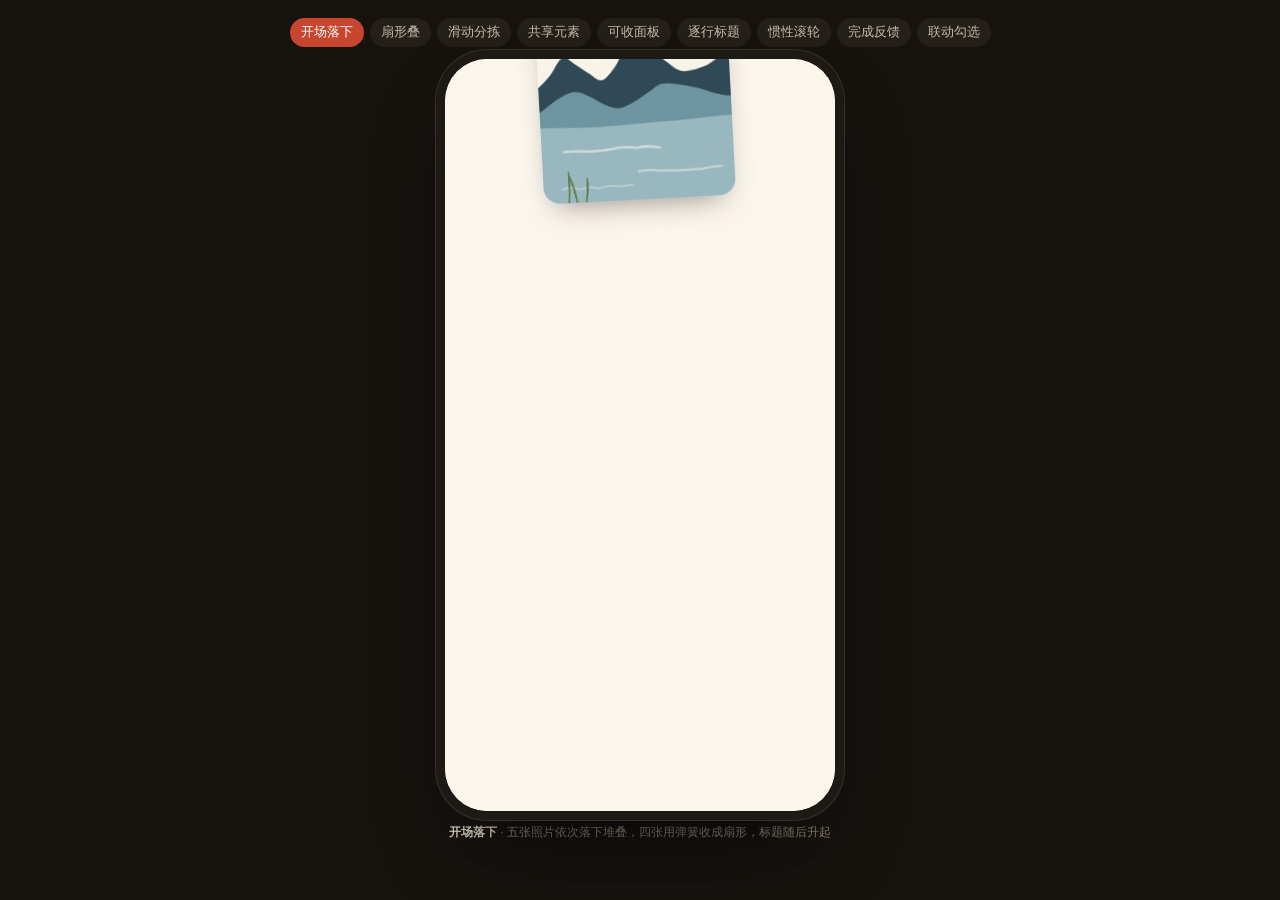
<file: index.html>
<!DOCTYPE html>
<html lang="zh-CN">
<head>
<meta charset="utf-8">
<meta http-equiv="refresh" content="0; url=demo/index.html">
<title>App Interaction Motion → demo</title>
<style>html,body{margin:0;height:100%;display:grid;place-items:center;background:#16130f;
  color:#efe9dd;font:14px/1.6 -apple-system,"Segoe UI","PingFang SC",sans-serif}
a{color:#f6c945}</style>
</head>
<body>
  <p>正在打开实验台… 如果没有自动跳转，<a href="demo/index.html">点这里</a>。</p>
</body>
</html>
</file>
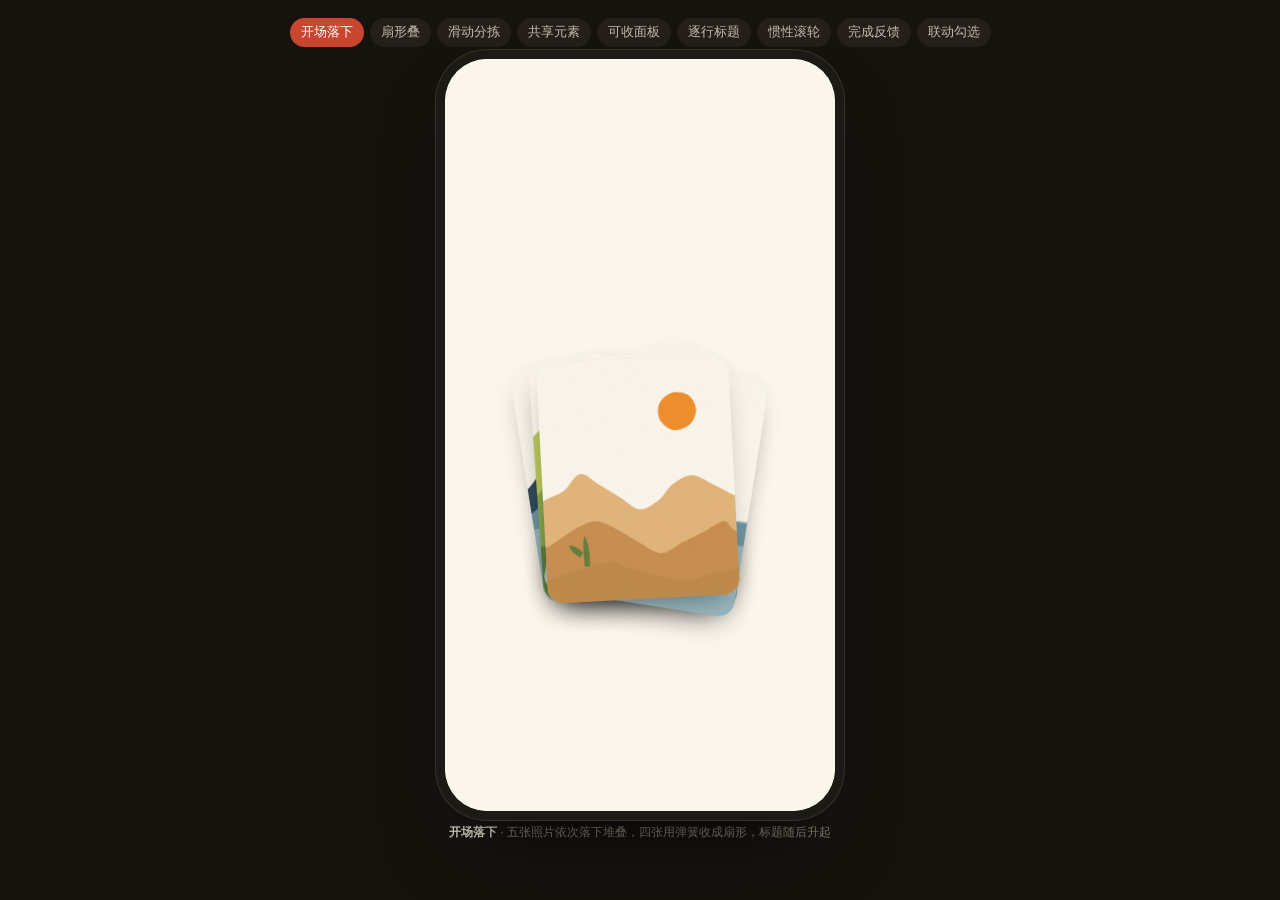
<file: demo/index.html>
<!DOCTYPE html>
<html lang="zh-CN">
<head>
<meta charset="utf-8">
<meta name="viewport" content="width=device-width,initial-scale=1,viewport-fit=cover">
<title>App 交互动效实验台 · 9 个细节</title>
<link rel="stylesheet" href="style.css">
</head>
<body>
<div class="wrap">
  <nav class="chips" id="chips" role="tablist" aria-label="交互场景">
    <button role="tab" data-sc="intro" aria-selected="true">开场落下</button>
    <button role="tab" data-sc="fan" aria-selected="false">扇形叠</button>
    <button role="tab" data-sc="triage" aria-selected="false">滑动分拣</button>
    <button role="tab" data-sc="expand" aria-selected="false">共享元素</button>
    <button role="tab" data-sc="sheet" aria-selected="false">可收面板</button>
    <button role="tab" data-sc="titles" aria-selected="false">逐行标题</button>
    <button role="tab" data-sc="wheel" aria-selected="false">惯性滚轮</button>
    <button role="tab" data-sc="comp" aria-selected="false">完成反馈</button>
    <button role="tab" data-sc="casc" aria-selected="false">联动勾选</button>
  </nav>

  <div class="phone">
    <div class="stage" id="stage">

      <!-- 1 · intro -->
      <section class="sc on" id="sc-intro" aria-label="开场落下收拢">
        <div class="it-stack" id="itStack"></div>
        <div class="it-top">
          <div class="it-kicker">6 个目的地 · 3 天走完</div>
          <h1 class="it-title">
            <span class="ln"><i>去哪儿</i></span>
            <span class="ln"><i>都由你</i></span>
          </h1>
        </div>
        <div class="it-panel" id="itPanel">
          <p>选一个方向，我们只排三天的行程：住哪儿、走哪条路、几点出发。</p>
          <button class="it-cta">开始挑目的地</button>
        </div>
      </section>

      <!-- 2 · fan stack -->
      <section class="sc" id="sc-fan" aria-label="扇形叠切换">
        <div class="fan-head">
          <div class="fan-kicker" id="fanKicker">01 / 04</div>
          <h2 class="fan-title" id="fanTitle">赛里木湖</h2>
        </div>
        <div class="fan-deck" id="fanDeck"></div>
        <div class="fan-info" id="fanInfo">
          <div><b id="fanMeta">高山冷水湖</b><span>3 天 · 2 晚 · 车程 2 小时</span></div>
          <span class="fan-view">查看</span>
        </div>
        <div class="fan-dots" id="fanDots"></div>
        <div class="fan-hint">左右滑动切换</div>
      </section>

      <!-- 3 · swipe to triage -->
      <section class="sc" id="sc-triage" aria-label="滑动分拣">
        <div class="tr-head"><h2>今天去哪儿</h2><span class="tr-count" id="trCount">剩 4 个</span></div>
        <div class="tr-deck" id="trDeck"></div>
        <div class="tr-stamp no" id="stampNo">跳过</div>
        <div class="tr-stamp ok" id="stampOk">收藏</div>
        <div class="tr-actions">
          <span class="tr-btn">← 跳过</span><span class="tr-btn ok">收藏 →</span>
        </div>
        <div class="tr-hint">拖动卡片，或点下面的按钮</div>
        <div class="tr-done" id="trDone" hidden>今天的都看完了<button id="trReset">再来一遍</button></div>
      </section>

      <!-- 4 · shared element expand -->
      <section class="sc" id="sc-expand" aria-label="共享元素放大">
        <div class="ex-head"><h2>附近的地方</h2><p>点开一个看看</p></div>
        <div class="ex-grid" id="exGrid"></div>
        <div class="ex-detail" id="exDetail">
          <div class="ex-scrim" id="exScrim"></div>
          <div class="ex-card" id="exCard"></div>
          <button class="ex-back" id="exBack">← 附近的地方</button>
          <div class="ex-under" id="exUnder">
            <h3 id="exName">赛里木湖</h3>
            <p id="exSub">高山冷水湖 · 车程 2 小时</p>
            <p class="ex-desc">6 月湖面还有冰，7 月才化开。从伊宁出发走 S315，两小时到湖边；沿途没有加油站，出发前加满。</p>
            <div class="ex-acts"><span class="ex-add">加入行程</span><span class="ex-ghost">看 24 张照片</span></div>
          </div>
        </div>
      </section>

      <!-- 5 · dismissible sheet -->
      <section class="sc" id="sc-sheet" aria-label="可收起面板">
        <div class="sh-map" id="shMap"></div>
        <div class="sh-top" id="shTop">洱海西岸 · 才村</div>
        <button class="sh-open" id="shOpen">展开行程</button>
        <div class="sh-sheet" id="shSheet">
          <div class="sh-handle" id="shHandle"></div>
          <h3>洱海 3 天</h3>
          <p>沿西岸骑行，傍晚到才村看日落。下面是已经排好的行程。</p>
          <ul class="sh-list">
            <li><i>D1</i>才村码头 · 骑行 12 km</li>
            <li><i>D2</i>喜洲古镇 · 稻田与扎染</li>
            <li><i>D3</i>双廊 · 返程</li>
          </ul>
          <button class="sh-close" id="shClose">收起</button>
        </div>
      </section>

      <!-- 6 · staggered title swap -->
      <section class="sc" id="sc-titles" aria-label="逐行标题切换">
        <div class="ts-hero" id="tsHero"></div>
        <div class="ts-body">
          <h2 class="ts-title in" id="tsTitle">
            <span class="mask"><i>把周末</i></span>
            <span class="mask"><i>交给一座山</i></span>
            <span class="mask"><i>和一条湖</i></span>
          </h2>
          <div class="ts-sub in" id="tsSub">3 天 · 2 晚 · 全程徒步</div>
        </div>
        <button class="ts-next" id="tsNext">换一批</button>
      </section>

      <!-- 7 · inertial wheel -->
      <section class="sc" id="sc-wheel" aria-label="惯性滚轮">
        <div class="wh-label">起床时间</div>
        <div class="wh-vp" id="whVp"><div class="wh-col" id="whCol"></div></div>
        <div class="wh-value">已选 <b id="whValue">07:00</b> · 会按这个时间排第一天的早餐</div>
      </section>

      <!-- 8 · complete button -->
      <section class="sc" id="sc-comp" aria-label="完成反馈">
        <div class="cp-card">
          <div class="ph" id="cpPh"></div>
          <div class="cp-body">
            <h2>大理 · 3 天</h2>
            <p>洱海骑行 · 苍山日落 · 喜洲稻田</p>
            <ul class="cp-list">
              <li><i>D1</i>才村码头 · 骑行 12 km</li>
              <li><i>D2</i>喜洲古镇 · 稻田与扎染</li>
              <li><i>D3</i>双廊 · 返程</li>
            </ul>
          </div>
        </div>
        <button class="cp-btn" id="cpBtn">
          <span class="cp-label" id="cpLabel">加入行程</span>
          <svg class="cp-check" viewBox="0 0 24 24" aria-hidden="true"><path d="M4 12.6 L9.6 18 L20 6.4"/></svg>
          <span class="cp-done">已加入 · 3 个地点</span>
        </button>
        <div class="cp-burst" id="cpBurst"></div>
      </section>

      <!-- 9 · linked cascade -->
      <section class="sc" id="sc-casc" aria-label="联动勾选">
        <header class="ca-head" id="caHead">
          <h2>出发前 <span id="caCount">0 / 5</span></h2>
        </header>
        <div class="ca-ring">
          <svg width="96" height="96" viewBox="0 0 96 96"><circle cx="48" cy="48" r="42"/><circle cx="48" cy="48" r="42" id="caProg"/></svg>
          <div class="ca-num"><span id="caNum">0</span></div>
        </div>
        <div class="ca-body">
          <ul class="ca-list" id="caList">
            <li data-key="a"><span class="ca-box"></span><b>护照与身份证</b></li>
            <li data-key="b"><span class="ca-box"></span><b>充电宝（≤100Wh）</b></li>
            <li data-key="c"><span class="ca-box"></span><b>雨衣 · 山里会下雨</b></li>
            <li data-key="d"><span class="ca-box"></span><b>常用药与创可贴</b></li>
            <li data-key="e"><span class="ca-box"></span><b>离线地图已下载</b></li>
          </ul>
          <div class="ca-foot"><b>行李已存好</b><span>出发前一天 08:00 提醒你再看一遍</span></div>
        </div>
        <div class="ca-tip">勾一项，进度环 / 数字 / 顶部背景一起动</div>
      </section>

    </div>
  </div>

  <p class="note" id="note"><b>开场落下</b> · 五张照片依次落下堆叠，四张用弹簧收成扇形，标题随后升起</p>
</div>

<script src="art.js"></script>
<script src="engine.js"></script>
<script src="app.js"></script>
</body>
</html>
</file>
<file: demo/style.css>
/* style.css — harness + nine app-interaction scenes */
:root{
  --ink:#22282e; --ink2:#5d6871; --ink3:#98a1a8;
  --line:#e6dcc9; --ground:#f4ecdd; --bg:#fbf6ec;
  --accent:#c8452f; --accent-soft:#f7e3dc;
  --warm:#f2e6d0;
  --r:18px;
  --font:-apple-system,BlinkMacSystemFont,"Segoe UI","PingFang SC","Microsoft YaHei",sans-serif;
}
*{box-sizing:border-box;-webkit-tap-highlight-color:transparent}
html,body{margin:0;height:100%}
body{background:#16130f;color:#efe9dd;font-family:var(--font);display:flex;justify-content:center;
  padding:18px 10px 10px;overflow-x:hidden}
.wrap{display:flex;flex-direction:column;align-items:center;gap:12px;max-width:100%}
.chips{display:flex;flex-wrap:wrap;gap:6px;justify-content:center;max-width:760px}
.chips button{font:inherit;font-size:12.5px;line-height:1;padding:8px 11px;border:0;border-radius:999px;
  background:#241f19;color:#c3bbad;cursor:pointer;transition:background .2s,color .2s,transform .12s}
.chips button:hover{background:#332c24;color:#fff}
.chips button:active{transform:scale(.95)}
.chips button[aria-selected="true"]{background:#c8452f;color:#fff}
.phone{position:relative;width:min(390px,calc(100vw - 20px));height:min(812px,calc(100vh - 148px));
  background:var(--bg);border-radius:42px;overflow:hidden;isolation:isolate;
  box-shadow:0 0 0 9px #1d1a16,0 0 0 10px #35302a,0 44px 90px -34px rgba(0,0,0,.85)}
.stage{position:absolute;inset:0;overflow:hidden;border-radius:inherit}
.sc{position:absolute;inset:0;display:flex;flex-direction:column;opacity:0;pointer-events:none;
  background:var(--bg);color:var(--ink)}
.sc.on{opacity:1;pointer-events:auto}
.note{font-size:12px;color:#8b8377;margin:0;text-align:center;max-width:430px;line-height:1.5}
.note b{color:#d8d0c1;font-weight:600}

/* ---------- 1. intro: drop & gather ---------- */
.it-stack{position:absolute;inset:0}
.it-ph{position:absolute;left:0;top:0;width:186px;height:232px;border-radius:16px;overflow:hidden;
  background:#ddd;will-change:transform;box-shadow:0 14px 30px -14px rgba(0,0,0,.45)}
.it-ph svg{display:block;width:100%;height:100%}
.it-top{position:absolute;left:24px;right:24px;top:52px;pointer-events:none}
.it-kicker{font-size:12.5px;color:var(--accent);font-weight:600;letter-spacing:.02em;
  opacity:0;transform:translateY(10px);transition:opacity .5s .1s,transform .5s .1s}
.it-title{margin:8px 0 0;font-size:38px;line-height:1.12;letter-spacing:-.02em;font-weight:700}
.it-title .ln{display:block;overflow:hidden;padding-bottom:2px}
.it-title i{display:block;font-style:normal;transform:translateY(110%);transition:transform .68s cubic-bezier(.22,1,.36,1)}
.it-panel{position:absolute;left:20px;right:20px;bottom:24px;background:var(--ground);border-radius:18px;padding:16px;
  opacity:0;transform:translateY(18px);transition:opacity .5s .26s,transform .55s .26s cubic-bezier(.22,1,.36,1)}
.it-panel p{margin:0 0 14px;font-size:13.5px;line-height:1.6;color:var(--ink2)}
.it-cta{width:100%;border:0;border-radius:13px;background:var(--ink);color:#fff;font:inherit;font-size:14px;
  font-weight:600;padding:14px 0;cursor:pointer}
.it-in .it-kicker{opacity:1;transform:none}
.it-in .it-title i{transform:none}
.it-in .it-title .ln:nth-child(2) i{transition-delay:.08s}
.it-in .it-panel{opacity:1;transform:none}

/* ---------- 2. fan stack ---------- */
.fan-head{position:absolute;left:24px;right:24px;top:34px}
.fan-kicker{font-size:12px;color:var(--ink3);letter-spacing:.06em}
.fan-title{margin:4px 0 0;font-size:30px;letter-spacing:-.02em;font-weight:700;
  transition:transform .45s cubic-bezier(.22,1,.36,1),opacity .3s}
.fan-title.swap{transform:translateY(-8px);opacity:0}
.fan-deck{position:absolute;inset:0}
.fan-card{position:absolute;border-radius:18px;overflow:hidden;background:#ddd;
  box-shadow:0 18px 38px -18px rgba(0,0,0,.5);will-change:transform;touch-action:none}
.fan-card svg{display:block;width:100%;height:100%}
.fan-info{position:absolute;left:24px;right:24px;display:flex;align-items:center;justify-content:space-between;gap:12px;
  background:#fffdf7;border-radius:16px;padding:13px 16px;box-shadow:inset 0 0 0 1px var(--line);
  opacity:0;transform:translateY(10px);transition:opacity .4s .18s,transform .45s .18s cubic-bezier(.22,1,.36,1)}
.fan-info.on{opacity:1;transform:none}
.fan-info b{display:block;font-size:13.5px;font-weight:600}
.fan-info span{font-size:11.5px;color:var(--ink3)}
.fan-view{font-size:12.5px;color:var(--accent);background:var(--accent-soft);padding:8px 13px;border-radius:999px;flex:none}
.fan-dots{position:absolute;left:0;right:0;bottom:44px;display:flex;gap:7px;justify-content:center}
.fan-dots i{width:6px;height:6px;border-radius:50%;background:#d3d6db;transition:background .3s,width .3s}
.fan-dots i.on{background:var(--ink);width:18px;border-radius:3px}
.fan-hint{position:absolute;left:0;right:0;bottom:20px;text-align:center;font-size:11.5px;color:var(--ink3)}

/* ---------- 3. swipe to triage ---------- */
.tr-head{position:absolute;left:24px;right:24px;top:34px;display:flex;align-items:baseline;justify-content:space-between}
.tr-head h2{margin:0;font-size:24px;letter-spacing:-.02em}
.tr-count{font-size:12.5px;color:var(--ink3)}
.tr-deck{position:absolute;inset:0}
.tr-card{position:absolute;border-radius:20px;overflow:hidden;background:#ddd;
  box-shadow:0 20px 40px -20px rgba(0,0,0,.5);will-change:transform;touch-action:none}
.tr-card svg{display:block;width:100%;height:100%}
.tr-cap{position:absolute;left:0;right:0;bottom:0;padding:14px 16px 16px;color:#fff;
  background:linear-gradient(transparent,rgba(0,0,0,.62))}
.tr-cap b{display:block;font-size:17px}
.tr-cap span{font-size:12px;opacity:.85}
.tr-stamp{position:absolute;top:104px;padding:7px 14px;border-radius:9px;font-size:13px;font-weight:700;
  opacity:0;pointer-events:none;letter-spacing:.04em}
.tr-stamp.ok{right:26px;color:#c8452f;background:#f7e3dc;transform:rotate(6deg)}
.tr-stamp.no{left:26px;color:#8a3b3b;background:#f6e7e5;transform:rotate(-6deg)}
.tr-actions{position:absolute;left:0;right:0;bottom:54px;display:flex;justify-content:center;gap:12px}
.tr-btn{font-size:13px;color:var(--ink);background:#fffdf7;border-radius:999px;padding:12px 22px;
  box-shadow:inset 0 0 0 1px var(--line)}
.tr-btn.ok{color:#fff;background:var(--accent);box-shadow:none}
.tr-hint{position:absolute;left:0;right:0;bottom:26px;text-align:center;font-size:11.5px;color:var(--ink3)}
.tr-done{position:absolute;inset:0;display:flex;flex-direction:column;align-items:center;justify-content:center;
  gap:14px;background:var(--bg);font-size:15px;color:var(--ink2)}
.tr-done button{font:inherit;font-size:13.5px;padding:10px 18px;border-radius:999px;border:0;
  background:var(--ink);color:#fff;cursor:pointer}
.tr-done[hidden]{display:none}

/* ---------- 4. shared element expand ---------- */
.ex-head{position:absolute;left:22px;right:22px;top:30px}
.ex-head h2{margin:0;font-size:24px;letter-spacing:-.02em}
.ex-head p{margin:4px 0 0;font-size:12.5px;color:var(--ink3)}
.ex-grid{position:absolute;left:22px;right:22px;top:96px;bottom:22px;display:grid;
  grid-template-columns:1fr 1fr;gap:10px;align-content:start}
.ex-thumb{aspect-ratio:4/5;border-radius:14px;overflow:hidden;background:#ddd;cursor:pointer;
  position:relative;transition:transform .18s}
.ex-thumb:active{transform:scale(.97)}
.ex-thumb svg{display:block;width:100%;height:100%}
.ex-thumb b{position:absolute;left:9px;bottom:8px;color:#fff;font-size:12px;font-weight:600;
  text-shadow:0 1px 6px rgba(0,0,0,.5)}
.ex-detail{position:absolute;inset:0;z-index:5;display:none}
.ex-detail.on{display:block}
.ex-scrim{position:absolute;inset:0;background:var(--bg);opacity:0;transition:opacity .3s .05s}
.ex-detail.on .ex-scrim{opacity:1}
.ex-card{position:absolute;border-radius:18px;overflow:hidden;background:#ddd;
  will-change:transform;transform-origin:0 0;z-index:2}
.ex-card svg{display:block;width:100%;height:100%}
.ex-under{position:absolute;left:26px;right:26px;z-index:3;opacity:0;transform:translateY(14px);
  transition:opacity .3s .1s,transform .42s .1s cubic-bezier(.22,1,.36,1)}
.ex-detail.open .ex-under{opacity:1;transform:none}
.ex-back{position:absolute;left:26px;top:34px;z-index:4;border:0;background:none;font:inherit;font-size:12.5px;
  color:var(--ink2);padding:0;cursor:pointer;opacity:0;transition:opacity .3s .12s}
.ex-detail.open .ex-back{opacity:1}
.ex-desc{margin:11px 0 0;font-size:12.5px;line-height:1.68;color:var(--ink2)}
.ex-under h3{margin:0;font-size:21px;letter-spacing:-.02em}
.ex-under p{margin:5px 0 0;font-size:12.5px;color:var(--ink2)}
.ex-acts{display:flex;gap:8px;margin-top:14px;opacity:0;transform:translateY(16px);
  transition:opacity .28s .18s,transform .42s .18s cubic-bezier(.22,1,.36,1)}
.ex-detail.open .ex-acts{opacity:1;transform:none}
.ex-acts span{font-size:12.5px;padding:10px 15px;border-radius:999px;cursor:pointer}
.ex-add{background:var(--ink);color:#fff}
.ex-ghost{background:var(--ground);color:var(--ink2)}

/* ---------- 5. dismissible sheet ---------- */
.sh-map{position:absolute;left:10px;right:10px;top:10px;bottom:10px;border-radius:22px;overflow:hidden;
  background:#dfe7ea;will-change:transform;transform-origin:50% 40%}
.sh-map svg{display:block;width:100%;height:100%}
.sh-route{position:absolute;inset:0;width:100%;height:100%}
.sh-pin{position:absolute;left:56%;top:38%;width:13px;height:13px;border-radius:50%;background:var(--accent);
  box-shadow:0 0 0 6px rgba(200,69,47,.18)}
.sh-lb{position:absolute;font-size:11px;font-weight:600;color:var(--ink);background:rgba(251,246,236,.94);
  padding:4px 8px;border-radius:7px;letter-spacing:.01em}
.sh-lb.a{left:16%;top:66%}
.sh-lb.b{left:50%;top:82%}
.sh-top{position:absolute;left:24px;top:32px;font-size:13px;color:#fff;text-shadow:0 1px 8px rgba(0,0,0,.4);
  font-weight:600;letter-spacing:.02em;transition:color .4s}
.sh-top.light{color:var(--ink);text-shadow:none}
.sh-open{position:absolute;left:50%;bottom:26px;transform:translate(-50%,18px) scale(.92);opacity:0;
  border:0;background:var(--ink);color:#fff;font:inherit;font-size:13.5px;padding:11px 20px;border-radius:999px;
  pointer-events:none;cursor:pointer}
.sh-open.on{opacity:1;transform:translate(-50%,0) scale(1);pointer-events:auto}
.sh-sheet{position:absolute;left:10px;right:10px;bottom:10px;height:56%;background:#fff;border-radius:24px;
  box-shadow:0 -14px 40px -18px rgba(0,0,0,.4);will-change:transform;touch-action:none;padding:8px 20px 18px;
  display:flex;flex-direction:column}
.sh-handle{width:38px;height:4px;border-radius:2px;background:#d8dade;margin:4px auto 14px;flex:none}
.sh-sheet h3{margin:0;font-size:20px;letter-spacing:-.02em}
.sh-sheet p{margin:6px 0 0;font-size:13px;color:var(--ink2);line-height:1.55}
.sh-list{margin:14px 0 0;padding:0;list-style:none;display:flex;flex-direction:column;gap:11px}
.sh-list li{display:flex;align-items:center;gap:11px;font-size:13.5px;color:var(--ink)}
.sh-list i{width:26px;height:26px;border-radius:8px;background:var(--accent-soft);color:var(--accent);
  font-style:normal;font-size:11px;display:grid;place-items:center;font-weight:700;flex:none}
.sh-close{margin-top:auto;align-self:flex-start;border:0;background:var(--ground);color:var(--ink2);
  font:inherit;font-size:13px;padding:10px 16px;border-radius:999px;cursor:pointer}

/* ---------- 6. staggered title swap ---------- */
.ts-hero{position:absolute;left:10px;right:10px;top:10px;height:46%;border-radius:20px;overflow:hidden;
  background:#ddd;transform-origin:50% 60%}
.ts-hero svg{display:block;width:100%;height:100%}
.ts-body{position:absolute;left:24px;right:24px;bottom:0;padding-bottom:30px}
.ts-title{margin:0 0 10px;font-size:31px;line-height:1.16;letter-spacing:-.025em;font-weight:700}
.ts-title .mask{display:block;overflow:hidden;padding-bottom:3px}
.ts-title i{display:block;font-style:normal;transform:translateY(105%);
  transition:transform .5s cubic-bezier(.22,1,.36,1)}
.ts-title.in i{transform:none}
.ts-title.out i{transform:translateY(105%)}
.ts-sub{font-size:12.5px;color:var(--ink3);opacity:0;transform:translateY(8px);
  transition:opacity .4s .2s,transform .4s .2s}
.ts-sub.in{opacity:1;transform:none}
.ts-next{position:absolute;right:22px;bottom:26px;border:0;background:var(--ink);color:#fff;font:inherit;
  font-size:12.5px;padding:10px 16px;border-radius:999px;cursor:pointer}

/* ---------- 7. inertial wheel ---------- */
.wh-label{position:absolute;left:0;right:0;top:40px;text-align:center;font-size:12.5px;color:var(--ink3);letter-spacing:.04em}
.wh-vp{position:absolute;left:0;right:0;top:50%;height:280px;margin-top:-140px;overflow:hidden;touch-action:none;
  mask-image:linear-gradient(transparent,#000 22%,#000 78%,transparent);
  -webkit-mask-image:linear-gradient(transparent,#000 22%,#000 78%,transparent)}
.wh-col{position:absolute;left:0;right:0;top:0;will-change:transform}
.wh-item{height:56px;display:flex;align-items:center;justify-content:center;font-size:30px;font-weight:700;
  letter-spacing:-.02em;color:#c9ccd2;font-variant-numeric:tabular-nums;transition:color .2s}
.wh-item.on{color:var(--ink)}
.wh-band{position:absolute;left:50%;top:50%;width:132px;height:56px;margin:-28px 0 0 -66px;
  border-radius:14px;background:var(--ground);z-index:-1}
.wh-value{position:absolute;left:0;right:0;bottom:36px;text-align:center;font-size:13px;color:var(--ink2)}
.wh-value b{color:var(--ink);font-size:15px}

/* ---------- 8. complete button ---------- */
.cp-card{position:absolute;left:18px;right:18px;top:54px;bottom:132px;border-radius:20px;overflow:hidden;
  background:#fffdf7;display:flex;flex-direction:column;box-shadow:inset 0 0 0 1px var(--line)}
.cp-card .ph{flex:1;min-height:0;background:#ddd}
.cp-card .ph svg{display:block;width:100%;height:100%}
.cp-body{padding:16px 18px 18px}
.cp-body h2{margin:0;font-size:20px;letter-spacing:-.02em}
.cp-body p{margin:6px 0 0;font-size:12.5px;color:var(--ink2);line-height:1.5}
.cp-list{margin:13px 0 0;padding:0;list-style:none;display:flex;flex-direction:column;gap:8px}
.cp-list li{display:flex;align-items:center;gap:9px;font-size:12.5px;color:var(--ink2)}
.cp-list i{font-style:normal;font-size:10.5px;font-weight:700;color:var(--accent);background:var(--accent-soft);
  border-radius:6px;padding:3px 6px}
.cp-btn{position:absolute;left:50%;bottom:56px;transform:translateX(-50%);width:236px;height:54px;border:0;
  border-radius:999px;background:var(--ink);color:#fff;font:inherit;font-size:14px;font-weight:600;
  cursor:pointer;overflow:hidden;display:grid;place-items:center;
  -webkit-clip-path:inset(0 round 999px);clip-path:inset(0 round 999px);
  transition:clip-path .34s cubic-bezier(.3,.9,.25,1),background .3s}
.cp-btn.added{background:var(--accent)}
.cp-btn>span,.cp-btn>svg{grid-area:1/1}
.cp-label{opacity:1;transform:none;transition:opacity .18s,transform .3s}
.cp-btn.busy .cp-label{opacity:0;transform:translateY(-10px)}
.cp-check{width:26px;height:26px;opacity:0;transition:opacity .1s}
.cp-btn.busy .cp-check{opacity:1}
.cp-check path{fill:none;stroke:#fff;stroke-width:2.6;stroke-linecap:round;stroke-linejoin:round;
  stroke-dasharray:26;stroke-dashoffset:26;transition:stroke-dashoffset .3s cubic-bezier(.5,0,.2,1) .2s}
.cp-btn.checked .cp-check path{stroke-dashoffset:0}
.cp-done{opacity:0;transform:translateY(10px);transition:opacity .3s,transform .4s cubic-bezier(.22,1,.36,1);font-size:13.5px}
.cp-btn.done .cp-done{opacity:1;transform:none}
.cp-btn.done .cp-check{opacity:0;transition:opacity .2s}
.cp-burst{position:absolute;left:0;top:0;pointer-events:none}
.cp-p{position:absolute;width:7px;height:7px;border-radius:50%;background:var(--accent);opacity:0;
  will-change:transform,opacity}

/* ---------- 9. linked cascade ---------- */
.ca-head{position:absolute;left:0;right:0;top:0;padding:52px 24px 22px;transition:background .5s}
.ca-head h2{margin:0;font-size:24px;letter-spacing:-.02em;display:flex;gap:10px;align-items:baseline}
.ca-head span{font-size:12.5px;color:var(--ink3);font-variant-numeric:tabular-nums}
.ca-head.warm{background:var(--warm)}
.ca-ring{position:absolute;left:50%;top:132px;transform:translateX(-50%);width:96px;height:96px}
.ca-ring svg{transform:rotate(-90deg)}
.ca-ring circle{fill:none;stroke:#e9eaee;stroke-width:7}
.ca-ring circle#caProg{stroke:var(--accent);stroke-linecap:round;stroke-dasharray:264;stroke-dashoffset:264;
  transition:stroke-dashoffset .55s cubic-bezier(.3,.9,.25,1)}
.ca-num{position:absolute;inset:0;display:grid;place-items:center;font-size:22px;font-weight:700;
  font-variant-numeric:tabular-nums}
.ca-num span{display:block;transition:transform .35s cubic-bezier(.22,1,.36,1),opacity .25s}
.ca-num span.out{transform:translateY(-14px);opacity:0}
.ca-body{position:absolute;left:20px;right:20px;top:250px;bottom:72px;display:flex;flex-direction:column}
.ca-list{margin:0;padding:0;list-style:none;display:flex;flex-direction:column;gap:9px}
.ca-list li{display:flex;align-items:center;gap:12px;background:var(--ground);border-radius:14px;padding:13px 14px;
  font-size:14px;transition:background .3s,color .3s}
.ca-list li.on{background:#fffdf7;box-shadow:inset 0 0 0 1.5px #e6d9c4}
.ca-box{width:22px;height:22px;border-radius:7px;border:1.6px solid #cfd3da;flex:none;position:relative;
  transition:background .22s,border-color .22s,transform .22s}
.ca-list li.on .ca-box{background:var(--accent);border-color:var(--accent);transform:scale(1.06)}
.ca-box::after{content:"";position:absolute;left:6.5px;top:3px;width:6px;height:10px;border:2px solid #fff;
  border-top:0;border-left:0;transform:rotate(42deg) scale(.3);opacity:0;transition:transform .22s,opacity .18s}
.ca-list li.on .ca-box::after{opacity:1;transform:rotate(42deg) scale(1)}
.ca-list li b{font-weight:500;position:relative}
.ca-list li.on b::after{content:"";position:absolute;left:0;right:0;top:52%;height:1.5px;background:var(--ink3);
  transform:scaleX(0);transform-origin:0 50%;transition:transform .3s .05s}
.ca-list li.on b::after{transform:scaleX(1)}
.ca-foot{margin-top:auto;background:#fffdf7;border-radius:14px;padding:13px 15px;box-shadow:inset 0 0 0 1px var(--line)}
.ca-foot b{display:block;font-size:13px}
.ca-foot span{font-size:11.5px;color:var(--ink2)}
.ca-tip{position:absolute;left:24px;right:24px;bottom:26px;font-size:11.5px;color:var(--ink3);text-align:center}

/* ---------- narrow screens: one scrolling chip row, full-height phone ---------- */
@media (max-width:560px){
  body{padding:8px 6px 6px}
  .wrap{gap:8px}
  .chips{flex-wrap:nowrap;overflow-x:auto;justify-content:flex-start;width:100%;padding-bottom:2px;
    scrollbar-width:none;-webkit-overflow-scrolling:touch}
  .chips::-webkit-scrollbar{display:none}
  .chips button{flex:none}
  html,body{height:100%;overflow:hidden}
  .phone{width:calc(100vw - 12px);height:calc(100vh - 104px);height:calc(100dvh - 104px);border-radius:32px;
    box-shadow:0 0 0 7px #1d1a16,0 0 0 8px #35302a,0 30px 60px -30px rgba(0,0,0,.8)}
  .note{display:none}
}

/* ---------- short viewports (phone with toolbars visible): shrink, never clip ---------- */
@media (max-height:720px){
  .it-title{font-size:32px}
  .it-panel{padding:13px}
  .it-panel p{font-size:12.5px;margin-bottom:11px}
  .fan-title{font-size:25px}
  .ex-grid{top:88px}
  .ts-hero{height:42%}
  .ts-title{font-size:27px}
  .sh-sheet{height:62%;border-radius:20px}
  .wh-vp{height:236px;margin-top:-118px}
  .cp-card{top:30px;bottom:100px}
  .cp-card .ph{min-height:120px}
  .cp-btn{bottom:32px;height:48px;width:212px}
  .ca-ring{top:104px;width:82px;height:82px}
  .ca-ring svg{width:82px;height:82px}
  .ca-body{top:204px;bottom:62px}
  .ca-list li{padding:10px 13px;font-size:13px}
  .ca-foot{padding:10px 13px}
  .tr-hint,.fan-hint{bottom:14px}
  .ex-desc{display:none}
}
</file>
